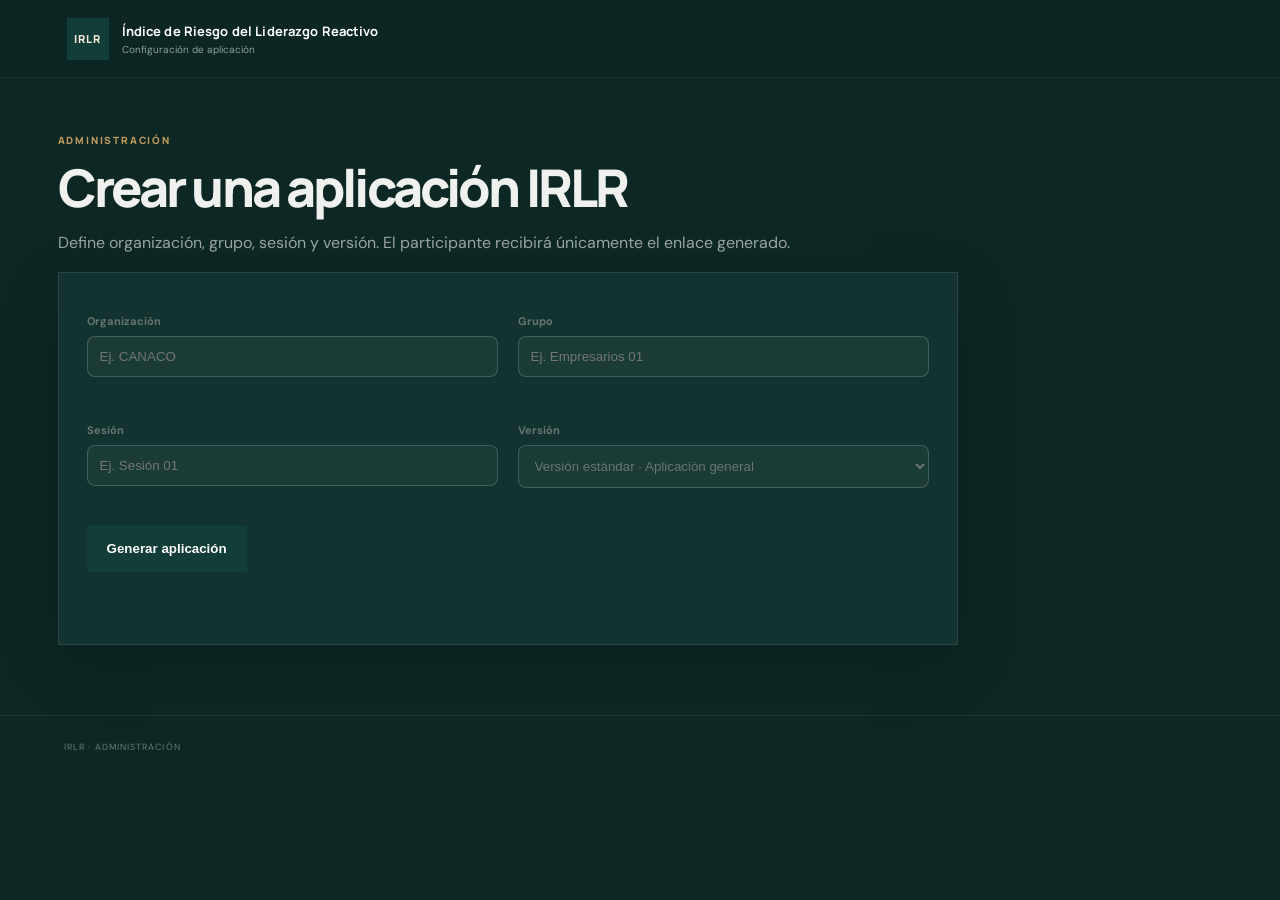
<file: index.html>
<!DOCTYPE html>
<html lang="es">
<head>
  <meta charset="UTF-8">
  <meta http-equiv="refresh" content="0; url=configuracion.html">
  <title>IRLR</title>
</head>
<body>
  <p>Redirigiendo al IRLR...</p>
</body>
</html>
</file>
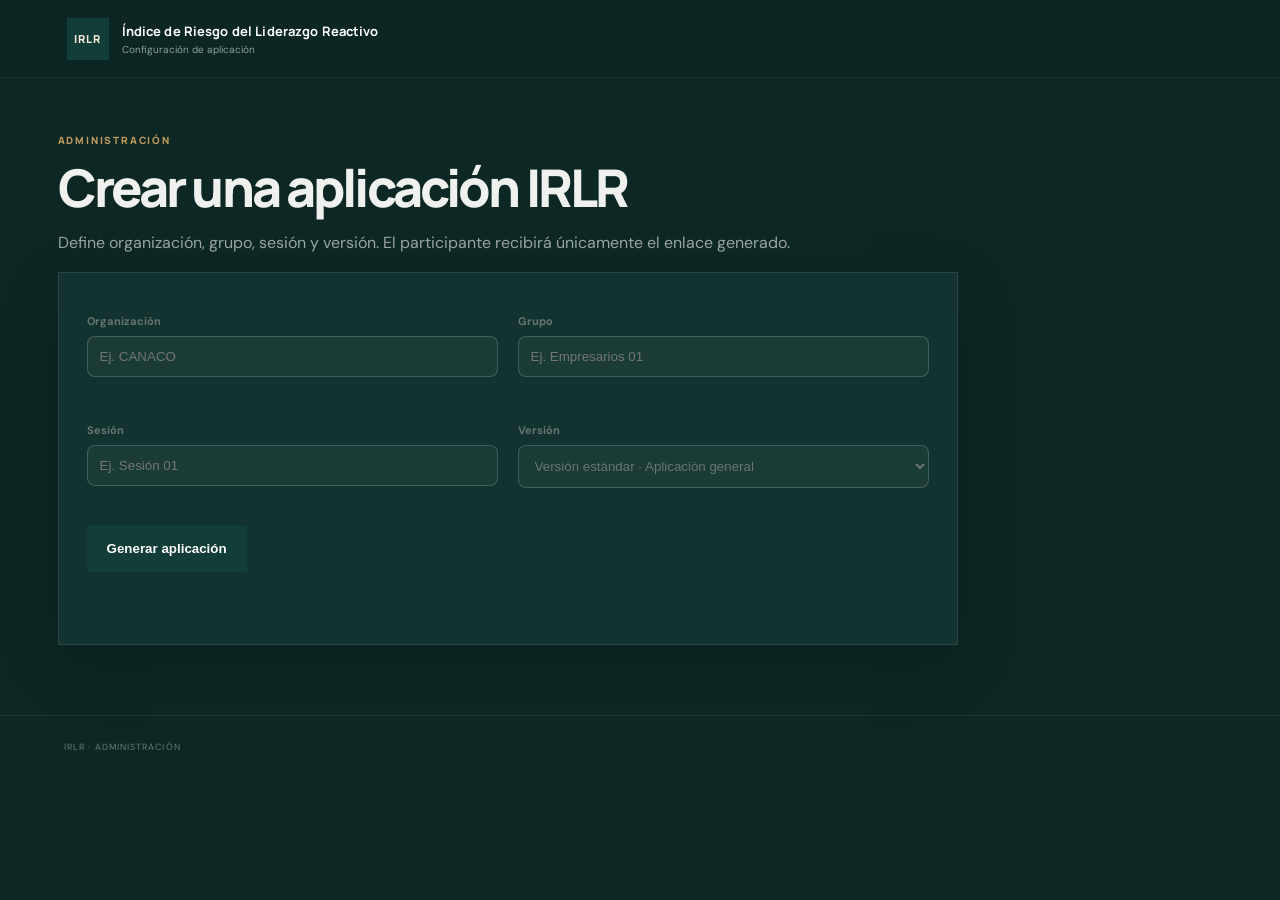
<file: configuracion.html>
<!doctype html><html lang="es"><head><meta charset="utf-8"><meta name="viewport" content="width=device-width,initial-scale=1"><title>IRLR · Configuración de aplicación</title><link rel="stylesheet" href="styles.css"></head><body class="facilitator-body"><div class="fac-app"><header class="topbar darkbar"><div class="brand"><span class="brand-mark">IRLR</span><div><strong>Índice de Riesgo del Liderazgo Reactivo</strong><small>Configuración de aplicación</small></div></div></header><main class="fac-main"><div class="fac-title"><div><div class="eyebrow">Administración</div><h1>Crear una aplicación IRLR</h1><p>Define organización, grupo, sesión y versión. El participante recibirá únicamente el enlace generado.</p></div></div><section class="panel form-panel"><div class="config-grid"><label>Organización<input id="org" placeholder="Ej. CANACO" required></label><label>Grupo<input id="group" placeholder="Ej. Empresarios 01" required></label><label>Sesión<input id="session" placeholder="Ej. Sesión 01" required></label><label>Versión<select id="version"></select></label></div><button class="btn primary" id="generate" type="button">Generar aplicación</button><p id="error" class="error"></p></section><section class="panel" id="result" hidden><div class="panel-head"><div><div class="eyebrow">Aplicación generada</div><h2 id="appTitle"></h2></div></div><div class="generated-url"><label>Enlace para participantes</label><input id="participantUrl" readonly><button class="btn" id="copy" type="button">Copiar enlace</button></div><p class="method-note">Este enlace fija organización, grupo, sesión y versión. El participante no puede cambiarlos desde la interfaz.</p><div class="generated-url"><label>Enlace del facilitador</label><input id="facUrl" readonly></div></section></main><footer>IRLR · Administración</footer></div><script src="engine.js"></script><script>const E=IRLREngine,$=id=>document.getElementById(id);$('version').innerHTML=Object.values(E.VERSIONS).map(v=>`<option value="${v.id}">${v.label} · ${v.audience}</option>`).join('');$('generate').onclick=async()=>{const org=$('org').value.trim(),group=$('group').value.trim(),session=$('session').value.trim(),version=$('version').value;if(!org||!group||!session){$('error').textContent='Completa organización, grupo y sesión.';return}$('error').textContent='';$('generate').disabled=true;const app={applicationId:E.makeApplicationId(),organizationId:org,groupId:group,sessionId:session,instrumentVersion:version,createdAt:new Date().toISOString()};const apps=JSON.parse(localStorage.getItem('IRLR_APPLICATIONS_V12')||'[]');const next=apps.filter(a=>a.applicationId!==app.applicationId);next.push(app);try{await E.createApplication(app)}catch(err){$('error').textContent='No fue posible registrar la aplicación en la base central: '+err.message;$('generate').disabled=false;return}localStorage.setItem('IRLR_APPLICATIONS_V12',JSON.stringify(next));const base=new URL('participante.html',location.href);base.search=new URLSearchParams({app:app.applicationId,org,group,session,version});const fac=new URL('facilitador.html',location.href);fac.search=new URLSearchParams({app:app.applicationId,org,group,session,version});$('participantUrl').value=base.href;$('facUrl').value=fac.href;$('appTitle').textContent=org+' · '+group+' · '+session;$('result').dataset.applicationId=app.applicationId;$('result').hidden=false;$('generate').disabled=false};$('copy').onclick=async()=>{const text=$('participantUrl').value;try{if(navigator.clipboard&&window.isSecureContext){await navigator.clipboard.writeText(text)}else{$('participantUrl').select();document.execCommand('copy');$('participantUrl').blur()}$('copy').textContent='Copiado'}catch(e){$('copy').textContent='Selecciona y copia el enlace'}setTimeout(()=>$('copy').textContent='Copiar enlace',1600)}</script></body></html>
</file>
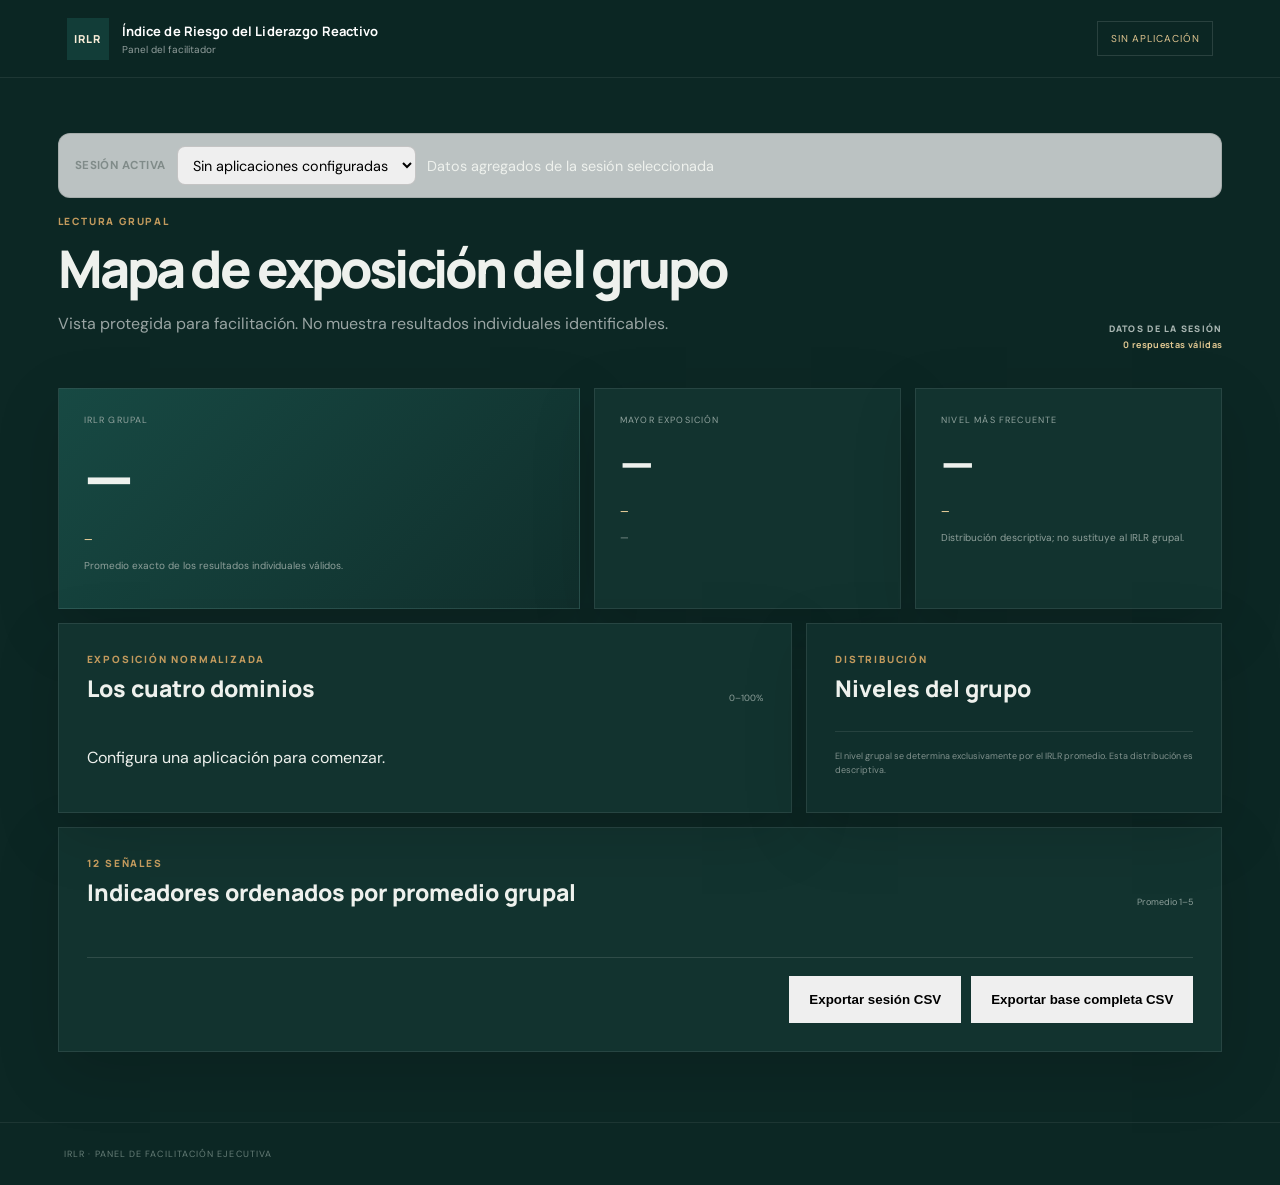
<file: facilitador.html>
<!doctype html><html lang="es"><head><meta charset="utf-8"><meta name="viewport" content="width=device-width,initial-scale=1"><title>IRLR · Facilitador</title><link rel="stylesheet" href="styles.css"></head><body class="facilitator-body"><div class="fac-app"><header class="topbar darkbar"><div class="brand"><span class="brand-mark">IRLR</span><div><strong>Índice de Riesgo del Liderazgo Reactivo</strong><small>Panel del facilitador</small></div></div><div class="session-chip dark" id="sessionChip"></div></header><main class="fac-main"><div class="group-selector-v12"><label for="sessionSelector">Sesión activa</label><select id="sessionSelector"><option value="RA-2609-01|SES-2609-01">RA-2609-01 · Sesión 01</option><option value="RA-2609-02|SES-2609-02">RA-2609-02 · Sesión 02</option></select><span id="group-status-v12">Datos agregados de la sesión seleccionada</span></div><div class="fac-title"><div><div class="eyebrow">Lectura grupal</div><h1>Mapa de exposición del grupo</h1><p>Vista protegida para facilitación. No muestra resultados individuales identificables.</p></div><div class="fac-time">DATOS DE LA SESIÓN<br><b id="validCount">0 respuestas válidas</b></div></div><section class="metric-grid"><div class="metric hero-metric"><small>IRLR grupal</small><strong id="groupScore">—</strong><span id="groupLevel">—</span><p>Promedio exacto de los resultados individuales válidos.</p></div><div class="metric"><small>Mayor exposición</small><strong id="predCount">—</strong><span id="predLabel">—</span><p id="predNames">Frecuencia del dominio de mayor exposición individual.</p></div><div class="metric"><small>Nivel más frecuente</small><strong id="modeCount">—</strong><span id="modeLevel">—</span><p>Distribución descriptiva; no sustituye al IRLR grupal.</p></div></section><section class="fac-grid"><div class="panel dark-panel"><div class="panel-head"><div><div class="eyebrow">Exposición normalizada</div><h2>Los cuatro dominios</h2></div><span>0–100%</span></div><div class="domain-visual" id="domainVisual"></div></div><div class="panel distribution-panel"><div class="panel-head"><div><div class="eyebrow">Distribución</div><h2>Niveles del grupo</h2></div></div><div id="distribution"></div><div class="method-note">El nivel grupal se determina exclusivamente por el IRLR promedio. Esta distribución es descriptiva.</div></div></section><section class="panel indicator-panel"><div class="panel-head"><div><div class="eyebrow">12 señales</div><h2>Indicadores ordenados por promedio grupal</h2></div><span>Promedio 1–5</span></div><div class="indicator-grid one-column-ranked" id="indicators"></div><div class="export-actions"><button class="btn" id="exportCsv" type="button">Exportar sesión CSV</button><button class="btn" id="exportAllCsv" type="button">Exportar base completa CSV</button></div></section></main><footer>IRLR · Panel de facilitación ejecutiva</footer></div><script src="engine.js"></script><script>(function(){const E=window.IRLREngine,$=id=>document.getElementById(id),p=new URLSearchParams(location.search);const org=p.get('org')||'DEMO-ORG';const requestedApp=p.get('app'),apps=JSON.parse(localStorage.getItem('IRLR_APPLICATIONS_V12')||'[]').filter(a=>a.organizationId===org);const selector=$('sessionSelector');const requestedGroup=p.get('group'),requestedSession=p.get('session'),requestedVersion=p.get('version');const options=[...apps.map(a=>({value:a.applicationId,label:a.groupId+' · '+a.sessionId+' · '+a.instrumentVersion,app:a})),...(requestedApp?[{value:requestedApp,label:(requestedGroup||'Grupo')+' · '+(requestedSession||'Sesión')+' · '+(requestedVersion||'IRLR-STD-01')}]:[])];const seen=new Set();selector.innerHTML=options.filter(o=>o.value&&!seen.has(o.value)&&seen.add(o.value)).map(o=>`<option value="${o.value}">${o.label}</option>`).join('');if(requestedApp&&[...selector.options].some(o=>o.value===requestedApp))selector.value=requestedApp;else if(!selector.options.length)selector.innerHTML='<option value="">Sin aplicaciones configuradas</option>';
function getApp(){const id=selector.value;return apps.find(a=>a.applicationId===id)||(id===requestedApp?{applicationId:id,organizationId:org,groupId:requestedGroup||'DEMO-ORG',sessionId:requestedSession||'SES-01',instrumentVersion:requestedVersion||'IRLR-STD-01'}:null)}
async function load(){const app=getApp();if(!app){$('sessionChip').textContent='Sin aplicación';$('validCount').textContent='0 respuestas válidas';$('groupScore').textContent='—';$('groupLevel').textContent='—';$('predCount').textContent='—';$('predLabel').textContent='—';$('predNames').textContent='—';$('modeCount').textContent='—';$('modeLevel').textContent='—';$('domainVisual').innerHTML='<p>Configura una aplicación para comenzar.</p>';$('distribution').innerHTML='';$('indicators').innerHTML='';return}$('sessionChip').textContent='Grupo · '+app.groupId+' · '+app.sessionId;let rows;try{rows=await window.IRLRData.get({applicationId:app.applicationId,organizationId:app.organizationId,groupId:app.groupId,sessionId:app.sessionId,instrumentVersion:app.instrumentVersion})}catch(err){$('validCount').textContent='Error de conexión';$('groupScore').textContent='—';$('groupLevel').textContent='—';$('domainVisual').innerHTML='<p>No fue posible consultar la base central.</p>';$('distribution').innerHTML='';$('indicators').innerHTML='<p>'+err.message+'</p>';return}const r=E.calculateGroup(rows);if(!r){$('validCount').textContent='0 respuestas válidas';$('groupScore').textContent='—';$('groupLevel').textContent='—';$('predCount').textContent='—';$('predLabel').textContent='—';$('predNames').textContent='—';$('modeCount').textContent='—';$('modeLevel').textContent='—';$('domainVisual').innerHTML='<p>Sin respuestas válidas en esta sesión.</p>';$('distribution').innerHTML='';$('indicators').innerHTML='';$('group-status-v12').textContent=app.groupId+' · '+app.sessionId+' · '+app.instrumentVersion+' · Sin respuestas válidas todavía';return}$('validCount').textContent=r.validCount+' respuestas válidas';$('groupScore').textContent=r.groupScore.toFixed(2);$('groupLevel').textContent=r.groupLevel;$('predCount').textContent=r.predominantDomains.length;$('predLabel').textContent=r.predominantDomains.length===1?'dominio predominante':'dominios empatados';$('predNames').textContent='Dominio(s): '+r.predominantDomains.map(k=>r.domains[k].name).join(' · ');$('modeCount').textContent=Math.max(...Object.values(r.distribution));$('modeLevel').textContent=r.mostFrequentLevels.join(' · ');$('group-status-v12').textContent=app.groupId+' · '+app.sessionId+' · '+app.instrumentVersion+' · '+r.validCount+' participantes válidos';$('domainVisual').innerHTML=Object.values(r.domains).map((d,i)=>'<div class="fac-domain"><div><span>'+d.name+'</span><b>'+d.exposure.toFixed(0)+'%</b></div><div class="fac-meter"><i style="width:'+d.exposure+'%"></i></div><small>'+d.level+'</small></div>').join('');const max=Math.max(...Object.values(r.distribution));$('distribution').innerHTML=Object.entries(r.distribution).map(([k,v])=>'<div class="dist-row"><b>'+v+'</b><span>'+k+'</span><i style="width:'+(max?Math.round(v/max*100):0)+'%"></i></div>').join('');$('indicators').innerHTML=r.indicators.map((d,i)=>'<div class="fac-ind"><span>'+String(i+1).padStart(2,'0')+'</span><div><b>'+d.name+'</b><small>Promedio grupal</small></div><strong>'+d.average.toFixed(2)+'</strong><div class="mini-meter"><i style="width:'+(d.average/5*100)+'%"></i></div></div>').join('')}
function exportRows(rows,filename){const valid=rows.filter(r=>r.valid!==false);if(!valid.length){alert('No hay respuestas válidas para exportar.');return}const cols=['assessmentId','applicationId','participantId','email','organizationId','groupId','sessionId','instrumentVersion','timestamp','IRLR_total','nivel_global','domain_D1_score','domain_D1_level','domain_D1_exposure','domain_D2_score','domain_D2_level','domain_D2_exposure','domain_D3_score','domain_D3_level','domain_D3_exposure','domain_D4_score','domain_D4_level','domain_D4_exposure','highest_exposure_domains','co_predominance','top_3_indicators','valid','I01','I02','I03','I04','I05','I06','I07','I08','I09','I10','I11','I12'];const csv=[cols.join(',')].concat(valid.map(r=>[r.assessmentId,r.applicationId,r.participantId,r.email,r.organizationId,r.groupId,r.sessionId,r.instrumentVersion,r.timestamp,r.IRLR_total,r.nivel_global,r.domain_D1_score,r.domain_D1_level,r.domain_D1_exposure,r.domain_D2_score,r.domain_D2_level,r.domain_D2_exposure,r.domain_D3_score,r.domain_D3_level,r.domain_D3_exposure,r.domain_D4_score,r.domain_D4_level,r.domain_D4_exposure,(r.highest_exposure_domains||[]).join(' | '),r.co_predominance,(r.top_3_indicators||[]).join(' | '),r.valid,...(r.responses||[])].map(v=>'"'+String(v??'').replace(/"/g,'""')+'"').join(','))).join('\n');const a=document.createElement('a');a.href=URL.createObjectURL(new Blob(['\ufeff'+csv],{type:'text/csv;charset=utf-8'}));a.download=filename;a.click();setTimeout(()=>URL.revokeObjectURL(a.href),1000)}
selector.addEventListener('change',load);$('exportCsv').onclick=async()=>{const app=getApp();if(app){try{const rows=await window.IRLRData.get({applicationId:app.applicationId,organizationId:app.organizationId,groupId:app.groupId,sessionId:app.sessionId,instrumentVersion:app.instrumentVersion});exportRows(rows,'IRLR_'+app.groupId+'_'+app.sessionId+'.csv')}catch(err){alert('No fue posible exportar: '+err.message)}}};$('exportAllCsv').onclick=async()=>{try{const rows=await window.IRLRData.get({organizationId:org});exportRows(rows.filter(r=>r.valid!==false),'IRLR_'+org+'_base_completa.csv')}catch(err){alert('No fue posible exportar: '+err.message)}};load()})();</script></body></html>
</file>
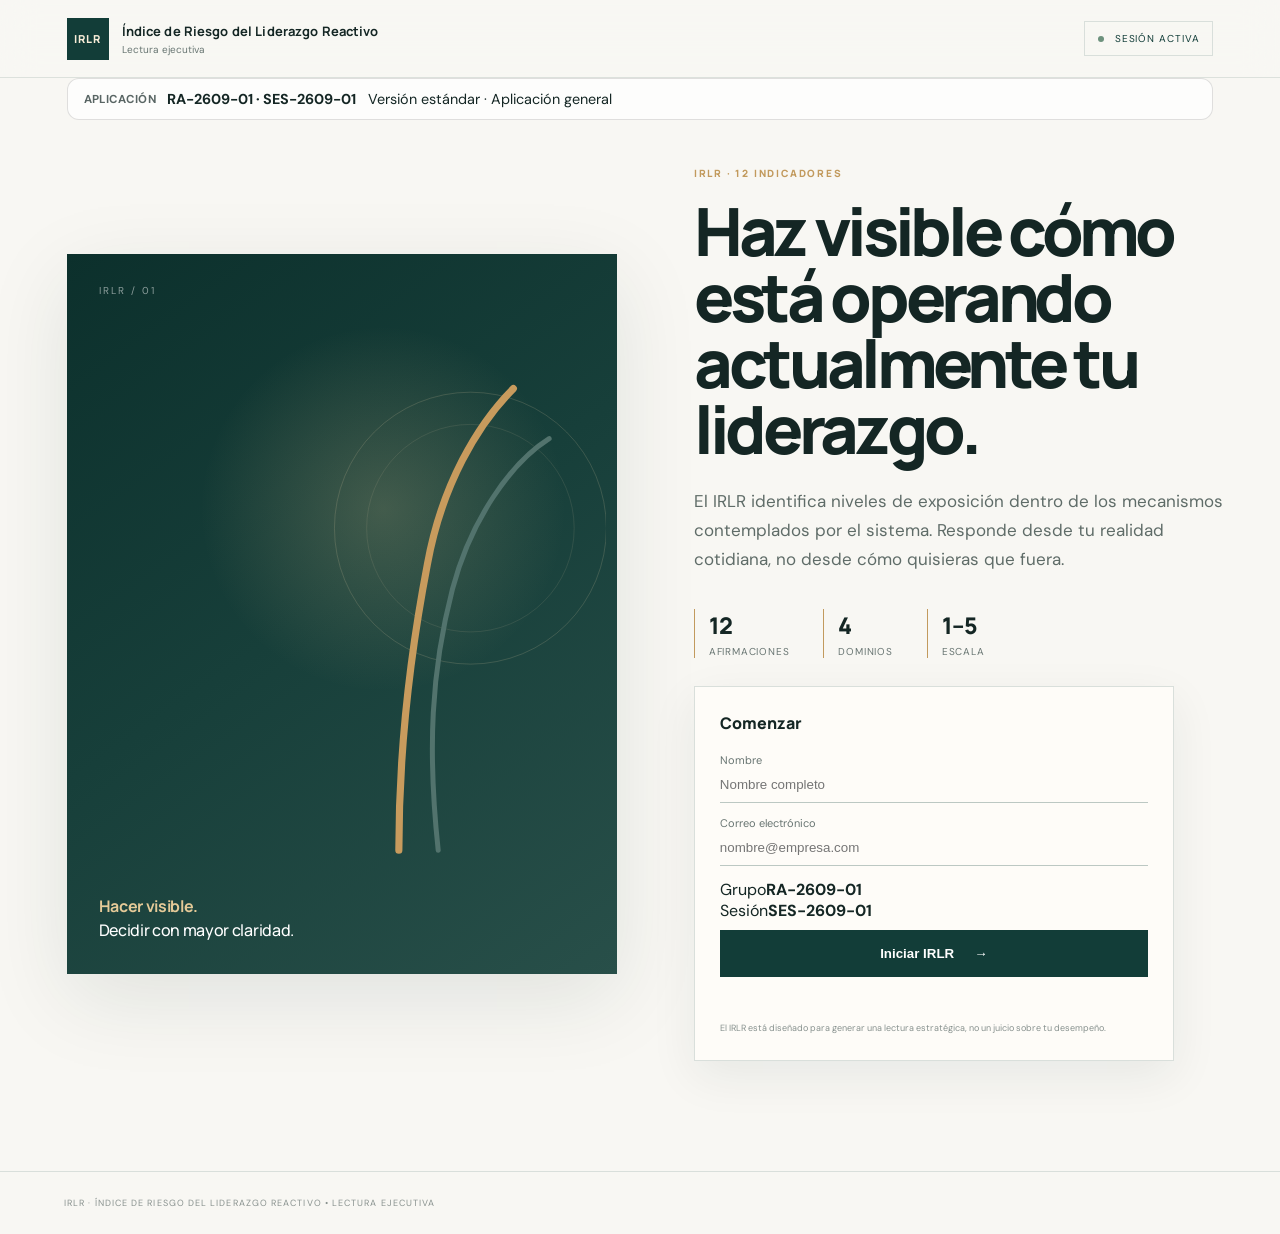
<file: participante.html>
<!doctype html><html lang="es"><head><meta charset="utf-8"><meta name="viewport" content="width=device-width,initial-scale=1"><title>IRLR · Experiencia participante</title><link rel="stylesheet" href="styles.css"></head><body><div class="app participant-app"><header class="topbar"><div class="brand"><span class="brand-mark">IRLR</span><div><strong>Índice de Riesgo del Liderazgo Reactivo</strong><small>Lectura ejecutiva</small></div></div><div class="session-chip"><span></span> Sesión activa</div></header><main id="main" class="stage"><div class="session-context"><span class="context-label">Aplicación</span><strong id="session-label">—</strong><span id="version-label">—</span></div>
<section id="intro" class="screen active"><div class="hero"><div class="hero-visual" aria-hidden="true"><div class="visual-glow"></div><div class="visual-label">IRLR / 01</div><svg viewBox="0 0 600 760"><circle cx="410" cy="250" r="190" fill="none" stroke="rgba(226,204,166,.25)"/><circle cx="410" cy="250" r="145" fill="none" stroke="rgba(226,204,166,.16)"/><path d="M310 700 C310 560 325 430 350 300 C370 190 420 105 470 55" fill="none" stroke="#c89b5d" stroke-width="10" stroke-linecap="round"/><path d="M365 700 C350 560 355 450 385 335 C410 240 465 160 520 125" fill="none" stroke="#52736d" stroke-width="7" stroke-linecap="round"/></svg><div class="visual-caption"><b>Hacer visible.</b><br>Decidir con mayor claridad.</div></div><div class="hero-copy"><div class="eyebrow">IRLR · 12 indicadores</div><h1>Haz visible cómo está operando actualmente tu liderazgo.</h1><p>El IRLR identifica niveles de exposición dentro de los mecanismos contemplados por el sistema. Responde desde tu realidad cotidiana, no desde cómo quisieras que fuera.</p><div class="hero-stats"><div><b>12</b><span>afirmaciones</span></div><div><b>4</b><span>dominios</span></div><div><b>1–5</b><span>escala</span></div></div><div class="start-panel"><div class="panel-title">Comenzar</div><label>Nombre<input id="name" placeholder="Nombre completo" autocomplete="name"></label><label>Correo electrónico<input id="email" type="email" placeholder="nombre@empresa.com" autocomplete="email"></label><div class="context-fixed"><span>Grupo</span><strong id="group-label">—</strong></div><div class="context-fixed"><span>Sesión</span><strong id="session-label-2">—</strong></div><button class="btn primary" id="start" type="button">Iniciar IRLR <span>→</span></button><div id="start-error" class="error"></div><small>El IRLR está diseñado para generar una lectura estratégica, no un juicio sobre tu desempeño.</small></div></div></div></section>
<section id="instructions" class="screen"><div class="narrow"><div class="eyebrow">01 · Antes de comenzar</div><h2>Responde según tu operación actual.</h2><p class="sublead">El valor del IRLR está en reflejar lo que realmente ocurre hoy.</p><div class="instruction-grid"><div class="glass-panel"><div class="panel-title">Cómo responder</div><div class="rule"><b>01</b><span>Lee cada afirmación con base en tu realidad cotidiana.</span></div><div class="rule"><b>02</b><span>Selecciona una sola respuesta para cada afirmación.</span></div><div class="rule"><b>03</b><span>No respondas según como debería funcionar tu operación. Responde desde lo que realmente sucede en la operación diaria.</span></div><div class="rule"><b>04</b><span>Responde de forma honesta. No existen respuestas correctas o incorrectas.</span></div><div class="rule"><b>05</b><span>Al terminar, el sistema calculará tu resultado automáticamente.</span></div></div><div class="glass-panel scale-panel"><div class="panel-title">Escala de respuesta</div><div id="scale"></div></div></div><button class="btn primary" id="begin" type="button">Comenzar <span>→</span></button></div></section>
<section id="questions" class="screen"><div class="question-shell"><div class="question-top"><div><div class="eyebrow">02 · Cuestionario IRLR</div><h2>12 afirmaciones</h2></div><div class="progress-wrap"><span id="progressText">0 de 12</span><div class="progress"><i id="progress"></i></div></div></div><div id="questionList"></div><div id="error" class="error"></div><button class="btn primary full" id="submit" type="button">Enviar respuestas <span>→</span></button></div></section>
<section id="confirm" class="screen"><div class="confirm-card"><div class="confirm-orbit"><span>✓</span></div><div class="eyebrow">Cuestionario completado</div><h2>Tu resultado está listo.</h2><p>El número que vas a obtener es un punto de partida, no un juicio.</p><button class="btn primary" id="showResult" type="button">Ver mi resultado <span>→</span></button></div></section>
<section id="result" class="screen"><div class="result-wrap">
<div class="result-header"><div><div class="eyebrow">03 · Lectura individual</div><div class="participant-result-name" id="participant-result-name"></div><h2>Tu resultado IRLR</h2><p>Una lectura estructurada para identificar dónde existe mayor exposición dentro de los cuatro dominios del IRLR.</p></div><div class="score-card"><small>PUNTUACIÓN TOTAL</small><strong id="score">—</strong></div></div>
<div class="strategy-card result-reading"><div class="eyebrow">Lectura estratégica</div><h3 id="level-reading">—</h3><p id="interpretation">—</p></div>
<div class="focus-card"><span>Mayor exposición</span><h3 id="focus">—</h3><p>La exposición más alta se determina mediante la normalización de los cuatro dominios.</p></div>
<div class="result-columns"><div><div class="section-head"><span class="eyebrow">Mapa de exposición</span><h3>Los cuatro dominios</h3></div><div id="domains" class="domains"></div></div><div><div class="section-head"><span class="eyebrow">Señales principales</span><h3>Principales indicadores de exposición</h3></div><div id="indicators" class="indicator-list"></div></div></div>
</div></section></main><footer>IRLR · Índice de Riesgo del Liderazgo Reactivo <span>•</span> Lectura ejecutiva</footer></div>
<script src="engine.js"></script><script>
(function(){
 const E=window.IRLREngine, ctx=E.contextFromUrl(), version=E.getVersion(ctx.instrumentVersion);
 const $=id=>document.getElementById(id), screens=['intro','instructions','questions','confirm','result'];
 function show(id){screens.forEach(x=>$(x).classList.toggle('active',x===id));window.scrollTo(0,0)}
 if(!E.validContext(ctx)||!version){$('start').disabled=true;$('start-error').textContent='La aplicación no es válida o la versión del instrumento no está disponible.';return}
 $('session-label').textContent=ctx.groupId+' · '+ctx.sessionId;$('session-label-2').textContent=ctx.sessionId;$('group-label').textContent=ctx.groupId;$('version-label').textContent=version.label+' · '+version.audience;
 $('scale').innerHTML=E.SCALE.map(x=>'<div class="scale-item"><b>'+x[0]+'</b><span>'+x[1]+'</span></div>').join('');
 $('start').onclick=async function(){const name=$('name').value.trim(),email=E.normalizeEmail($('email').value);if(!name){$('start-error').textContent='Captura tu nombre para continuar.';return}if(!email||!/^\S+@\S+\.\S+$/.test(email)){$('start-error').textContent='Captura un correo electrónico válido para continuar.';return}if(await E.hasEmailInSessionRemote(email,ctx)){ $('start-error').textContent='Este correo ya tiene un cuestionario registrado en esta aplicación/sesión.'; return } $('start-error').textContent='';show('instructions')};
 $('begin').onclick=function(){renderQs();show('questions')};
 function renderQs(){$('questionList').innerHTML=E.QUESTIONS.map((q,i)=>'<article class="qcard"><div class="qindex">'+String(i+1).padStart(2,'0')+'</div><div><h3>'+version.texts[i]+'</h3><div class="answers">'+E.SCALE.map(x=>'<label class="answer"><input type="radio" name="q'+i+'" value="'+x[0]+'"><span class="anum">'+x[0]+'</span><small>'+x[1]+'</small></label>').join('')+'</div></div></article>').join('');document.querySelectorAll('input[type=radio]').forEach(x=>x.addEventListener('change',updateProgress))}
 function updateProgress(){const n=E.QUESTIONS.filter((_,i)=>document.querySelector('input[name=q'+i+']:checked')).length;$('progressText').textContent=n+' de 12';$('progress').style.width=(n/12*100)+'%'}
 $('submit').onclick=async function(){const vals=E.QUESTIONS.map((_,i)=>Number(document.querySelector('input[name=q'+i+']:checked')?.value||0));if(vals.some(v=>v<1||v>5)){$('error').textContent='Completa las 12 afirmaciones para continuar.';return}$('error').textContent='';if(await E.hasEmailInSessionRemote(E.normalizeEmail($('email').value),ctx)){$('error').textContent='Este correo ya tiene un cuestionario registrado en esta aplicación/sesión. No es posible enviar una segunda respuesta.';return}const r=E.calculateIndividual(vals);const record={assessmentId:E.makeAssessmentId(),applicationId:ctx.applicationId,participantId:$('name').value.trim(),email:E.normalizeEmail($('email').value),organizationId:ctx.organizationId,groupId:ctx.groupId,sessionId:ctx.sessionId,instrumentVersion:ctx.instrumentVersion,timestamp:new Date().toISOString(),responses:vals,IRLR_total:r.total,nivel_global:r.level,domain_D1_score:r.domains.D1.score,domain_D1_level:r.domains.D1.level,domain_D1_exposure:r.domains.D1.exposure,domain_D2_score:r.domains.D2.score,domain_D2_level:r.domains.D2.level,domain_D2_exposure:r.domains.D2.exposure,domain_D3_score:r.domains.D3.score,domain_D3_level:r.domains.D3.level,domain_D3_exposure:r.domains.D3.exposure,domain_D4_score:r.domains.D4.score,domain_D4_level:r.domains.D4.level,domain_D4_exposure:r.domains.D4.exposure,highest_exposure_domains:r.highestExposureDomains.map(k=>r.domains[k].name),co_predominance:r.highestExposureDomains.length>1,top_3_indicators:r.principalIndicators.map(x=>x.name),valid:true};try{await window.IRLRData.save(record)}catch(err){$('error').textContent=err.message;return}$('participant-result-name').textContent=$('name').value.trim();$('score').textContent=r.total.toFixed(2);$('level-reading').textContent=r.level;$('interpretation').textContent=E.GLOBAL_INTERPRETATIONS[r.level]||'';$('focus').textContent=r.highestExposureDomains.map(k=>r.domains[k].name).join(' · ');$('domains').innerHTML=Object.values(r.domains).map((d,i)=>'<div class="domain-card"><div class="domain-top"><span>0'+(i+1)+'</span><b>'+d.exposure.toFixed(0)+'%</b></div><h4>'+d.name+'</h4><div class="meter"><i style="width:'+d.exposure+'%"></i></div><small>'+d.level+'</small></div>').join('');$('indicators').innerHTML=r.principalIndicators.map((d,i)=>'<div class="indicator"><span>'+String(i+1).padStart(2,'0')+'</span><div><b>'+d.name+'</b><small>Indicador prioritario · '+d.score+'/5</small></div></div>').join('');show('confirm')};
 $('showResult').onclick=function(){show('result')};
})();
</script></body></html>
</file>
<file: styles.css>
@import url('https://fonts.googleapis.com/css2?family=DM+Sans:wght@400;500;600;700&family=Manrope:wght@500;600;700;800&display=swap');
:root{--ink:#142624;--deep:#123d38;--deep2:#0b2b28;--cream:#f4f0e7;--paper:#f8f7f3;--white:#fffdf9;--gold:#c29a5d;--gold2:#e1c58f;--sage:#8ca69d;--muted:#687572;--line:#d9dfdb;--shadow:0 24px 80px rgba(16,45,41,.10)}
*{box-sizing:border-box}html{scroll-behavior:smooth}body{margin:0;background:var(--paper);color:var(--ink);font-family:'DM Sans',sans-serif}.app,.fac-app{min-height:100vh}.topbar{height:78px;padding:0 5.2vw;display:flex;align-items:center;justify-content:space-between;border-bottom:1px solid rgba(18,61,56,.12);background:rgba(248,247,243,.88);backdrop-filter:blur(18px);position:sticky;top:0;z-index:10}.brand{display:flex;gap:13px;align-items:center}.brand-mark{display:grid;place-items:center;width:42px;height:42px;background:var(--deep);color:#f7ecd7;font:800 11px Manrope;letter-spacing:.08em}.brand strong{display:block;font:700 13px Manrope;letter-spacing:.01em}.brand small{display:block;color:var(--muted);font-size:10px;margin-top:3px}.session-chip{font-size:10px;letter-spacing:.09em;text-transform:uppercase;color:var(--deep);border:1px solid var(--line);padding:10px 13px}.session-chip span{display:inline-block;width:6px;height:6px;border-radius:50%;background:#6d927d;margin-right:7px}.stage{max-width:1380px;margin:auto;padding:0 5.2vw 80px}.screen{display:none}.screen.active{display:block;animation:enter .5s ease}.hero{min-height:calc(100vh - 78px);display:grid;grid-template-columns:48% 52%;align-items:center;gap:5vw}.hero-visual{position:relative;min-height:720px;overflow:hidden;background:linear-gradient(145deg,#0c302c,#173f3a 48%,#284f49);box-shadow:var(--shadow)}.hero-visual svg{position:absolute;width:78%;height:92%;right:2%;top:5%}.visual-glow{position:absolute;width:380px;height:380px;border-radius:50%;background:radial-gradient(circle,rgba(226,199,145,.22),transparent 68%);right:8%;top:9%}.visual-label{position:absolute;left:32px;top:30px;color:rgba(255,255,255,.52);font-size:10px;letter-spacing:.2em}.visual-caption{position:absolute;left:32px;bottom:32px;color:#fff;font:500 16px/1.5 Manrope;letter-spacing:-.02em}.visual-caption b{color:#e5ca98}.hero-copy{padding:30px 3vw 30px 1vw}.eyebrow{color:var(--gold);font:800 10px Manrope;text-transform:uppercase;letter-spacing:.18em}.hero-copy h1{font:800 clamp(48px,5.2vw,76px)/.99 Manrope;letter-spacing:-.065em;margin:18px 0 25px;max-width:760px}.hero-copy>p,.sublead{color:#5f6c68;font-size:17px;line-height:1.7;max-width:650px}.hero-stats{display:flex;gap:34px;margin:35px 0 28px}.hero-stats div{border-left:1px solid var(--gold);padding-left:14px}.hero-stats b{display:block;font:800 23px Manrope}.hero-stats span{display:block;color:var(--muted);font-size:10px;text-transform:uppercase;letter-spacing:.08em;margin-top:4px}.start-panel{background:rgba(255,253,249,.9);border:1px solid var(--line);padding:25px;box-shadow:0 15px 45px rgba(20,45,41,.07);max-width:480px}.panel-title{font:800 16px Manrope;margin-bottom:19px}label{display:block;color:var(--muted);font-size:11px;margin:13px 0}input{display:block;width:100%;border:0;border-bottom:1px solid #bcc8c3;background:transparent;padding:10px 0;outline:none;color:var(--ink)}input:focus{border-color:var(--deep)}.btn{border:0;padding:16px 20px;cursor:pointer;font-weight:700;display:inline-flex;align-items:center;justify-content:center;gap:20px;transition:.2s}.btn:hover{transform:translateY(-2px)}.primary{background:var(--deep);color:#fff}.start-panel .btn{width:100%;margin-top:9px}.start-panel>small{display:block;color:#87918e;font-size:9px;line-height:1.5;margin-top:13px}.narrow{max-width:1060px;margin:0 auto;padding-top:90px}.narrow h2,.question-shell h2,.result-wrap h2{font:800 51px/1.03 Manrope;letter-spacing:-.055em;margin:17px 0}.instruction-grid{display:grid;grid-template-columns:1fr 1fr;gap:20px;margin:45px 0}.glass-panel{background:rgba(255,253,249,.88);border:1px solid var(--line);box-shadow:var(--shadow);padding:30px}.rule{display:grid;grid-template-columns:42px 1fr;gap:16px;padding:18px 0;border-top:1px solid var(--line);font-size:13px;line-height:1.5}.rule b{color:var(--gold);font:800 12px Manrope}.scale-item{display:flex;gap:14px;align-items:center;padding:15px 0;border-top:1px solid var(--line);font-size:12px}.scale-item b{width:30px;height:30px;border:1px solid var(--deep);display:grid;place-items:center;color:var(--deep);font:800 12px Manrope}.question-shell{max-width:1050px;margin:auto;padding-top:80px}.question-top{display:flex;justify-content:space-between;align-items:end;margin-bottom:28px}.progress-wrap{width:230px;color:var(--muted);font-size:10px;text-align:right}.progress{height:4px;background:#dde4e0;margin-top:9px}.progress i{display:block;height:100%;width:0;background:var(--gold);transition:.3s}.qcard{display:grid;grid-template-columns:65px 1fr;gap:10px;background:var(--white);border:1px solid var(--line);padding:25px 28px;margin-bottom:13px;box-shadow:0 10px 35px rgba(20,45,41,.045)}.qindex{font:800 12px Manrope;color:var(--gold)}.qcard h3{font:800 16px Manrope;margin:0}.qcard p{color:var(--muted);font-size:13px;line-height:1.55;margin:8px 0 20px}.answers{display:grid;grid-template-columns:repeat(5,1fr);gap:7px}.answer{margin:0;cursor:pointer}.answer input{position:absolute;opacity:0}.anum{display:block;text-align:center;border:1px solid var(--line);padding:11px;color:var(--deep);font:800 13px Manrope;transition:.15s}.answer small{display:block;text-align:center;color:#7b8582;font-size:8px;line-height:1.2;margin-top:6px}.answer input:checked~.anum{background:var(--deep);border-color:var(--deep);color:white}.full{width:100%;margin-top:12px}.error{color:#9a4f43;font-size:12px;padding:10px 0}.confirm-card{max-width:780px;margin:14vh auto;padding:75px 60px;text-align:center;background:var(--deep);color:#fff;box-shadow:var(--shadow);position:relative;overflow:hidden}.confirm-card:before{content:'';position:absolute;width:500px;height:500px;border:1px solid rgba(225,197,143,.25);border-radius:50%;left:-210px;top:-220px}.confirm-orbit{width:78px;height:78px;border:1px solid rgba(225,197,143,.55);border-radius:50%;display:grid;place-items:center;margin:0 auto 28px;position:relative}.confirm-orbit span{width:48px;height:48px;background:#e3c58e;color:var(--deep);border-radius:50%;display:grid;place-items:center;font-weight:800}.confirm-card h2{font:800 48px/1.05 Manrope;letter-spacing:-.055em;margin:18px 0}.confirm-card p{max-width:570px;margin:0 auto 30px;color:rgba(255,255,255,.68);line-height:1.7;font-size:14px}.confirm-card .primary{background:#f2e6d0;color:var(--deep)}.result-wrap{padding-top:75px}.result-header{display:grid;grid-template-columns:1fr 300px;gap:35px;align-items:stretch}.participant-result-name{font:800 24px/1.15 Manrope;color:var(--deep);letter-spacing:-.025em;margin-top:15px}.result-header p{max-width:650px;color:var(--muted);line-height:1.7}.score-card{background:var(--deep);color:white;padding:30px;display:flex;flex-direction:column;justify-content:center;position:relative;overflow:hidden}.score-card:after{content:'';position:absolute;width:180px;height:180px;border:1px solid rgba(225,197,143,.25);border-radius:50%;right:-75px;top:-75px}.score-card small{font-size:9px;letter-spacing:.18em;color:rgba(255,255,255,.55)}.score-card strong{font:800 70px/1 Manrope;letter-spacing:-.07em;margin:8px 0 13px}.risk-pill{font-size:10px;padding:8px 10px;background:rgba(225,197,143,.16);width:max-content;color:#ead7b5}.focus-card{margin:20px 0 35px;border:1px solid var(--line);border-left:4px solid var(--gold);padding:23px 27px;background:var(--white)}.focus-card>span{font:800 9px Manrope;text-transform:uppercase;letter-spacing:.15em;color:var(--gold)}.focus-card h3{font:800 22px Manrope;margin:7px 0}.focus-card p{margin:0;color:var(--muted);font-size:11px}.result-columns{display:grid;grid-template-columns:1.15fr .85fr;gap:28px}.section-head h3{font:800 25px Manrope;letter-spacing:-.035em;margin:6px 0 15px}.domains{display:grid;gap:12px}.domain-card{padding:20px;background:var(--white);border:1px solid var(--line)}.domain-top{display:flex;justify-content:space-between;align-items:center;color:var(--gold);font:800 10px Manrope}.domain-top b{font-size:22px;color:var(--deep)}.domain-card h4{font:800 15px Manrope;margin:5px 0}.meter,.fac-meter{height:7px;background:#e3e9e5;margin:14px 0 9px}.meter i,.fac-meter i{display:block;height:100%;background:linear-gradient(90deg,var(--deep),#63867e)}.domain-card small{color:var(--muted);font-size:10px}.indicator-list{background:var(--white);border:1px solid var(--line)}.indicator{display:grid;grid-template-columns:34px 1fr;padding:17px;border-bottom:1px solid var(--line);gap:10px}.indicator:last-child{border:0}.indicator>span{color:var(--gold);font:800 10px Manrope}.indicator b{font:700 11px Manrope}.indicator small{display:block;color:var(--muted);font-size:9px;margin-top:3px}.strategy-card{margin-top:28px;padding:28px;background:#ebe9df;border:1px solid #ddd9cb}.strategy-card h3{font:800 22px Manrope;margin:7px 0}.strategy-card p{color:#64706c;font-size:13px;line-height:1.6}footer{padding:25px 5vw;color:#89928f;font-size:9px;text-transform:uppercase;letter-spacing:.12em;border-top:1px solid var(--line)}

.facilitator-body{background:#0c2724;color:#eef1ed}.darkbar{background:rgba(12,39,36,.96);border-color:rgba(255,255,255,.08)}.darkbar .brand strong{color:#fff}.darkbar .brand small{color:rgba(255,255,255,.55)}.session-chip.dark{color:#dfc48f;border-color:rgba(255,255,255,.12)}.fac-main{max-width:1500px;margin:auto;padding:55px 4.5vw 70px}.fac-title{display:flex;justify-content:space-between;align-items:end;gap:30px}.fac-title h1{font:800 52px/1.02 Manrope;letter-spacing:-.055em;margin:14px 0}.fac-title p{color:rgba(255,255,255,.58);max-width:760px;line-height:1.6}.fac-time{text-align:right;color:#aab7b3;font:800 9px/1.8 Manrope;letter-spacing:.14em}.fac-time b{color:#e2c993;letter-spacing:.04em}.metric-grid{display:grid;grid-template-columns:1.7fr 1fr 1fr;gap:14px;margin:35px 0 14px}.metric,.panel{border:1px solid rgba(255,255,255,.09);background:#12332f;box-shadow:0 20px 60px rgba(0,0,0,.15)}.metric{padding:25px}.metric small{display:block;color:#91a39e;font-size:9px;text-transform:uppercase;letter-spacing:.13em}.metric strong{display:block;font:800 43px Manrope;letter-spacing:-.06em;margin:7px 0}.metric span{font:700 11px Manrope;color:#e3ca97}.metric p{font-size:10px;color:#8fa09b;line-height:1.5}.hero-metric{background:linear-gradient(135deg,#174943,#102f2c)}.hero-metric strong{font-size:64px}.fac-grid{display:grid;grid-template-columns:1.5fr .85fr;gap:14px}.panel{padding:28px}.panel-head{display:flex;justify-content:space-between;align-items:end;margin-bottom:27px}.panel-head h2{font:800 23px Manrope;margin:6px 0 0}.panel-head>span{font-size:9px;color:#8ea09b}.domain-visual{display:grid;grid-template-columns:1fr 1fr;gap:26px 35px}.fac-domain>div{display:flex;justify-content:space-between;font-size:11px}.fac-domain b{font:800 17px Manrope;color:#e1c28a}.fac-meter{background:#294a46;margin:10px 0 7px}.fac-meter i{background:linear-gradient(90deg,#d5b47a,#7d9b92)}.fac-domain small{font-size:9px;color:#839690}.distribution-panel{background:#102f2c}.dist-row{display:grid;grid-template-columns:28px 1fr;gap:4px;margin:0 0 20px}.dist-row b{font:800 20px Manrope;color:#e2c993}.dist-row span{font-size:10px;color:#d7dfdc}.dist-row i{grid-column:2;height:5px;background:#294a46;position:relative}.dist-row i:after{content:'';position:absolute;inset:0;background:#c8a56c}.method-note{border-top:1px solid rgba(255,255,255,.09);padding-top:18px;color:#81918d;font-size:9px;line-height:1.5}.indicator-panel{margin-top:14px}.indicator-grid{display:grid;grid-template-columns:1fr;column-gap:0;align-items:start}.one-column-ranked{grid-auto-flow:row;grid-template-rows:none}.fac-ind{display:grid;grid-template-columns:46px 1fr 70px;gap:10px;align-items:center;padding:12px 0;border-top:1px solid rgba(255,255,255,.08)}.fac-ind>span{color:#c6a66f;font:800 9px Manrope}.fac-ind b{font:600 13px Manrope}.fac-ind small{display:block;color:#738783;font-size:9px;margin-top:2px}.fac-ind>strong{text-align:right;color:#dfc28d;font:800 17px Manrope}.mini-meter{grid-column:2/4;height:3px;background:#294a46}.mini-meter i{display:block;height:100%;background:#718f88} .fac-app footer{color:#667d77;border-color:rgba(255,255,255,.07)}

@keyframes enter{from{opacity:0;transform:translateY(12px)}to{opacity:1;transform:none}}
@media(max-width:1000px){.hero{grid-template-columns:1fr;gap:30px}.hero-visual{min-height:560px}.hero-copy{padding:0 0 50px}.result-header,.result-columns,.fac-grid,.metric-grid{grid-template-columns:1fr}.fac-title{align-items:start;flex-direction:column}.fac-time{text-align:left}.domain-visual,.indicator-grid{grid-template-columns:1fr}.two-columns-ranked{grid-auto-flow:row;grid-template-rows:none}}
@media(max-width:620px){.topbar{padding:0 20px}.brand strong{font-size:11px}.session-chip{display:none}.stage{padding:0 20px 50px}.hero-visual{min-height:480px}.hero-copy h1{font-size:43px}.hero-stats{gap:20px}.instruction-grid{grid-template-columns:1fr}.answers{grid-template-columns:repeat(5,1fr)}.answer small{font-size:7px}.qcard{grid-template-columns:34px 1fr;padding:19px}.question-top{align-items:start;flex-direction:column}.progress-wrap{width:100%;text-align:left}.result-header{gap:15px}.score-card strong{font-size:60px}.fac-main{padding:35px 20px}.fac-title h1{font-size:39px}.metric-grid{gap:10px}.panel{padding:20px}}

/* v1.2 multigrupo/versiones */
.session-context,.group-selector-v12{
  display:flex;align-items:center;gap:.7rem;flex-wrap:wrap;
  margin:0 0 1rem;padding:.7rem 1rem;border:1px solid rgba(0,0,0,.12);
  border-radius:12px;background:rgba(255,255,255,.72);font-size:.9rem;
}
.session-context .context-label,.group-selector-v12 label{font-weight:700;letter-spacing:.04em;text-transform:uppercase;font-size:.72rem;opacity:.7}
.group-selector-v12 select{padding:.55rem .7rem;border-radius:8px;border:1px solid rgba(0,0,0,.18);font:inherit}
.config-grid{display:grid;grid-template-columns:repeat(2,minmax(0,1fr));gap:20px;margin-bottom:24px}.config-grid label,.generated-url label{display:flex;flex-direction:column;gap:8px;font-weight:700}.config-grid input,.config-grid select,.generated-url input{padding:12px;border:1px solid rgba(255,255,255,.18);border-radius:8px;background:rgba(255,255,255,.04);color:inherit}.generated-url{display:flex;gap:12px;align-items:end;flex-wrap:wrap;margin-top:18px}.generated-url input{flex:1;min-width:300px}.error{color:#b33;margin-top:12px}.form-panel{max-width:900px}@media(max-width:700px){.config-grid{grid-template-columns:1fr}}

.export-actions{display:flex;justify-content:flex-end;gap:10px;margin-top:22px;padding-top:18px;border-top:1px solid rgba(255,255,255,.12)}
@media(max-width:700px){.export-actions{justify-content:stretch;flex-direction:column}.export-actions .btn{width:100%}}
</file>
